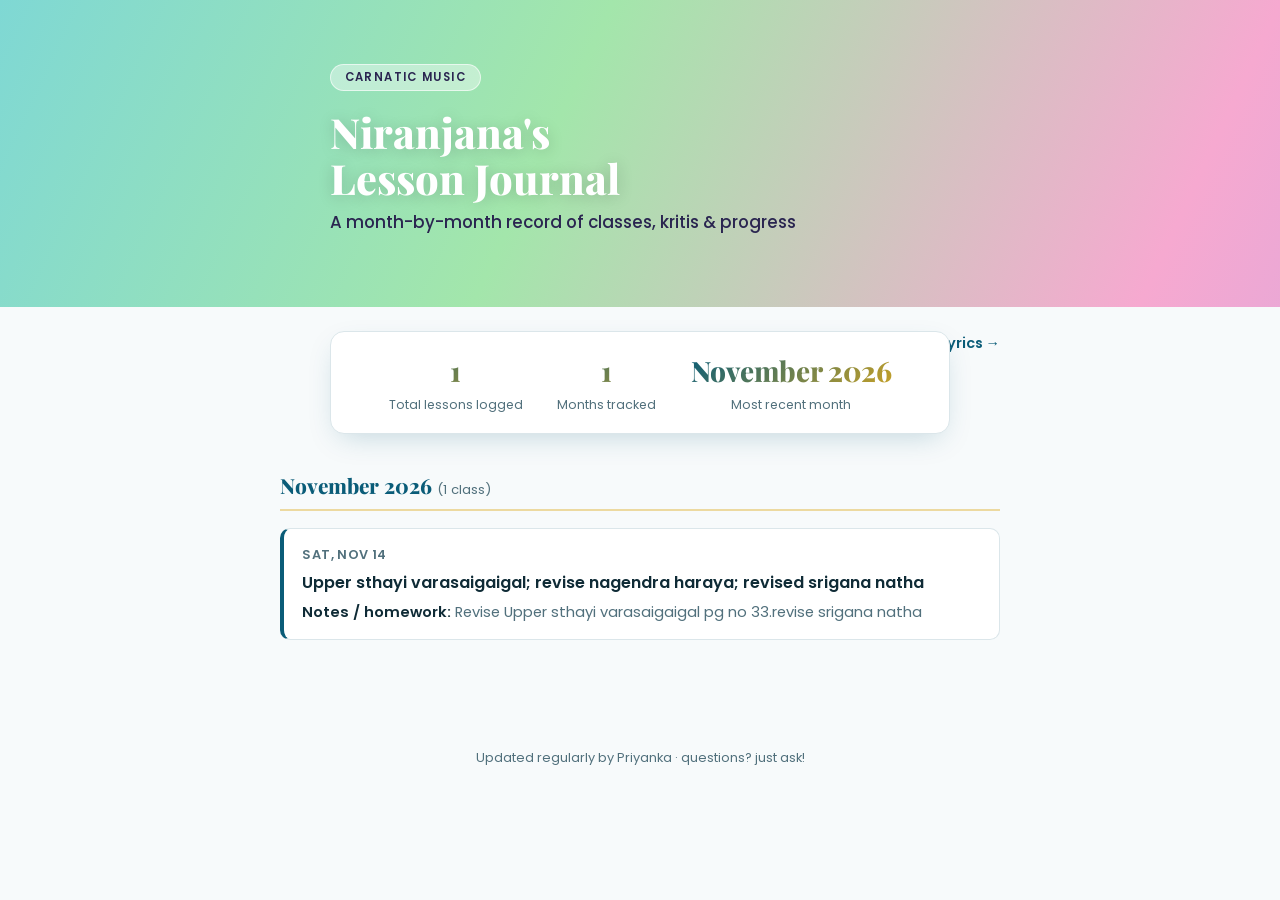
<file: index.html>
<!DOCTYPE html>
<html lang="en">
<head>
  <meta charset="UTF-8" />
  <meta name="viewport" content="width=device-width, initial-scale=1.0" />
  <title>Niranjana's Carnatic Music Lessons</title>
  <link rel="preconnect" href="https://fonts.googleapis.com" />
  <link rel="preconnect" href="https://fonts.gstatic.com" crossorigin />
  <link href="https://fonts.googleapis.com/css2?family=Playfair+Display:wght@700;800&family=Poppins:wght@400;500;600&display=swap" rel="stylesheet" />
  <link rel="stylesheet" href="style.css" />
</head>
<body>
  <header>
    <div class="header-content">
      <span class="header-badge">Carnatic Music</span>
      <h1>Niranjana's<br />Lesson Journal</h1>
      <p>A month-by-month record of classes, kritis &amp; progress</p>
    </div>
  </header>
  <main>
    <p class="nav-links top-nav"><a href="lyrics.html">Browse song lyrics &rarr;</a></p>
    <div class="summary" id="summary"></div>
    <div id="lessons"></div>
  </main>
  <footer>
    Updated regularly by Priyanka &middot; questions? just ask!
  </footer>
  <script src="script.js"></script>
</body>
</html>
</file>
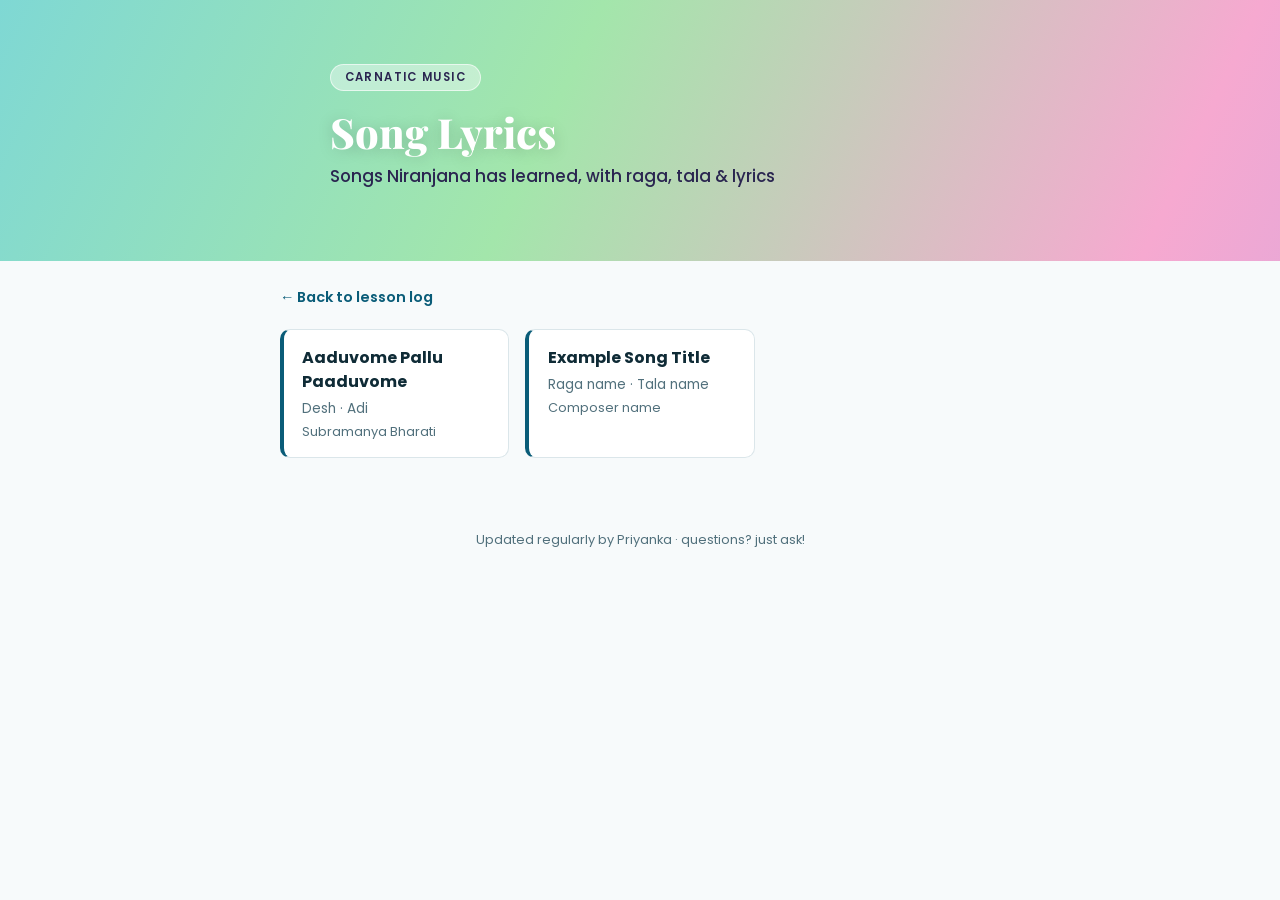
<file: lyrics.html>
<!DOCTYPE html>
<html lang="en">
<head>
  <meta charset="UTF-8" />
  <meta name="viewport" content="width=device-width, initial-scale=1.0" />
  <title id="page-title">Song Lyrics &middot; Niranjana's Lesson Journal</title>
  <link rel="preconnect" href="https://fonts.googleapis.com" />
  <link rel="preconnect" href="https://fonts.gstatic.com" crossorigin />
  <link href="https://fonts.googleapis.com/css2?family=Playfair+Display:wght@700;800&family=Poppins:wght@400;500;600&display=swap" rel="stylesheet" />
  <link rel="stylesheet" href="style.css" />
  <link rel="stylesheet" href="lyrics.css" />
</head>
<body>
  <header>
    <div class="header-content">
      <span class="header-badge">Carnatic Music</span>
      <h1 id="header-title">Song Lyrics</h1>
      <p id="header-subtitle">Songs Niranjana has learned, with raga, tala &amp; lyrics</p>
    </div>
  </header>
  <main>
    <p class="nav-links"><a href="index.html">&larr; Back to lesson log</a></p>
    <div id="content"></div>
  </main>
  <footer>
    Updated regularly by Priyanka &middot; questions? just ask!
  </footer>
  <script src="lyrics.js"></script>
</body>
</html>
</file>
<file: style.css>
:root {
  --bg: #f7fafb;
  --card-bg: #ffffff;
  --accent: #0a5c78;
  --accent-light: #ecd9a0;
  --gold: #c9a227;
  --text: #0f2b36;
  --text-muted: #51707c;
  --border: #dbe6ea;
}

* {
  box-sizing: border-box;
}

body {
  margin: 0;
  padding: 0;
  background: var(--bg);
  color: var(--text);
  font-family: "Poppins", -apple-system, BlinkMacSystemFont, "Segoe UI", Roboto, Helvetica, Arial, sans-serif;
  line-height: 1.5;
}

header {
  position: relative;
  overflow: hidden;
  background: linear-gradient(115deg, #7fd8d4 0%, #a3e6ab 24%, #f6a9d0 50%, #c6a3e6 75%, #fcf0d6 100%);
  background-size: 180% 180%;
  animation: gradientShift 18s ease infinite;
  padding: 4rem 1.5rem 4.5rem;
  text-align: left;
}

@keyframes gradientShift {
  0% { background-position: 0% 50%; }
  50% { background-position: 100% 50%; }
  100% { background-position: 0% 50%; }
}

.header-content {
  position: relative;
  z-index: 1;
  max-width: 620px;
  margin: 0 auto;
}

.header-badge {
  display: inline-block;
  background: rgba(255, 255, 255, 0.4);
  border: 1px solid rgba(255, 255, 255, 0.6);
  border-radius: 999px;
  padding: 0.25rem 0.85rem;
  font-size: 0.72rem;
  font-weight: 600;
  letter-spacing: 0.12em;
  text-transform: uppercase;
  color: #2a2550;
  margin-bottom: 1.1rem;
}

header h1 {
  margin: 0 0 0.6rem;
  font-family: "Playfair Display", Georgia, serif;
  font-size: 2.6rem;
  line-height: 1.1;
  font-weight: 800;
  color: #fff;
  text-shadow: 0 2px 16px rgba(0, 0, 0, 0.18);
}

header p {
  margin: 0;
  font-size: 1.05rem;
  font-weight: 500;
  color: #2a2550;
}

@media (prefers-reduced-motion: reduce) {
  header {
    animation: none;
  }
  .lesson-card {
    transition: none;
  }
  .lesson-card:hover {
    transform: none;
  }
}

@media (max-width: 480px) {
  header h1 {
    font-size: 2rem;
  }
}

main {
  max-width: 760px;
  margin: 0 auto;
  padding: 1.5rem 1.25rem 3rem;
}

.nav-links {
  margin: 0 0 1.25rem;
}

.nav-links a {
  color: var(--accent);
  font-weight: 600;
  text-decoration: none;
  font-size: 0.9rem;
}

.nav-links a:hover {
  text-decoration: underline;
}

.top-nav {
  text-align: right;
}

.summary {
  background: var(--card-bg);
  border: 1px solid var(--border);
  border-radius: 14px;
  padding: 1.1rem 1.25rem;
  margin: -2.75rem auto 2.25rem;
  position: relative;
  z-index: 2;
  max-width: 620px;
  display: flex;
  gap: 1.5rem;
  flex-wrap: wrap;
  justify-content: center;
  box-shadow: 0 10px 30px -10px rgba(10, 92, 120, 0.25);
}

.summary-item {
  min-width: 120px;
  text-align: center;
}

.summary-item .num {
  font-family: "Playfair Display", Georgia, serif;
  font-size: 1.75rem;
  font-weight: 800;
  background: linear-gradient(135deg, var(--accent), var(--gold));
  -webkit-background-clip: text;
  background-clip: text;
  color: transparent;
  display: block;
}

.summary-item .label {
  font-size: 0.78rem;
  color: var(--text-muted);
}

.month-group {
  margin-bottom: 2.25rem;
}

.month-heading {
  font-family: "Playfair Display", Georgia, serif;
  font-size: 1.3rem;
  font-weight: 800;
  color: var(--accent);
  border-bottom: 2px solid var(--accent-light);
  padding-bottom: 0.45rem;
  margin-bottom: 1.1rem;
}

.month-heading .count {
  font-family: "Poppins", sans-serif;
  font-size: 0.82rem;
  font-weight: 400;
  color: var(--text-muted);
}

.lesson-card {
  background: var(--card-bg);
  border: 1px solid var(--border);
  border-left: 4px solid var(--accent);
  border-radius: 10px;
  padding: 1rem 1.15rem;
  margin-bottom: 0.9rem;
  transition: transform 0.18s ease, box-shadow 0.18s ease, border-left-color 0.18s ease;
}

.lesson-card:hover {
  transform: translateY(-3px);
  box-shadow: 0 12px 24px -12px rgba(10, 92, 120, 0.3);
  border-left-color: var(--gold);
}

.lesson-date {
  font-size: 0.8rem;
  font-weight: 600;
  color: var(--text-muted);
  text-transform: uppercase;
  letter-spacing: 0.03em;
  margin-bottom: 0.4rem;
}

.lesson-topics {
  font-size: 1rem;
  font-weight: 600;
  margin-bottom: 0.4rem;
}

.lesson-notes {
  font-size: 0.92rem;
  color: var(--text-muted);
}

.lesson-notes::before {
  content: "Notes / homework: ";
  font-weight: 600;
  color: var(--text);
}

.lesson-song-link {
  display: inline-block;
  margin-top: 0.6rem;
  font-size: 0.85rem;
  font-weight: 600;
  color: var(--gold);
  text-decoration: none;
}

.lesson-song-link:hover {
  text-decoration: underline;
}

.empty-state {
  text-align: center;
  color: var(--text-muted);
  padding: 3rem 1rem;
}

footer {
  text-align: center;
  font-size: 0.8rem;
  color: var(--text-muted);
  padding: 1.5rem 1rem 2.5rem;
}

@media (max-width: 480px) {
  .summary {
    gap: 1rem;
  }
}
</file>
<file: lyrics.css>
.song-grid {
  display: grid;
  grid-template-columns: repeat(auto-fill, minmax(220px, 1fr));
  gap: 1rem;
}

.song-card {
  display: block;
  background: var(--card-bg);
  border: 1px solid var(--border);
  border-left: 4px solid var(--accent);
  border-radius: 10px;
  padding: 1rem 1.15rem;
  text-decoration: none;
  color: var(--text);
  transition: transform 0.18s ease, box-shadow 0.18s ease, border-left-color 0.18s ease;
}

.song-card:hover {
  transform: translateY(-3px);
  box-shadow: 0 12px 24px -12px rgba(10, 92, 120, 0.3);
  border-left-color: var(--gold);
}

.song-card-title {
  font-weight: 700;
  margin-bottom: 0.3rem;
}

.song-card-meta {
  font-size: 0.85rem;
  color: var(--text-muted);
}

.song-card-composer {
  font-size: 0.8rem;
  color: var(--text-muted);
  margin-top: 0.15rem;
}

.song-detail {
  background: var(--card-bg);
  border: 1px solid var(--border);
  border-radius: 10px;
  padding: 1.25rem 1.5rem;
}

.lyric-section {
  margin-bottom: 1.25rem;
}

.lyric-section-label {
  font-family: "Playfair Display", Georgia, serif;
  font-weight: 800;
  color: var(--accent);
  font-size: 1.05rem;
  margin-bottom: 0.4rem;
}

.lyric-line {
  margin: 0 0 0.3rem;
  line-height: 1.6;
}

.song-notes {
  margin-top: 1rem;
  padding-top: 1rem;
  border-top: 1px solid var(--border);
  font-size: 0.9rem;
  color: var(--text-muted);
}

.song-source {
  margin-top: 0.75rem;
}

.song-source a {
  color: var(--gold);
  font-weight: 600;
  text-decoration: none;
}

.song-source a:hover {
  text-decoration: underline;
}

@media (prefers-reduced-motion: reduce) {
  .song-card {
    transition: none;
  }
  .song-card:hover {
    transform: none;
  }
}
</file>
